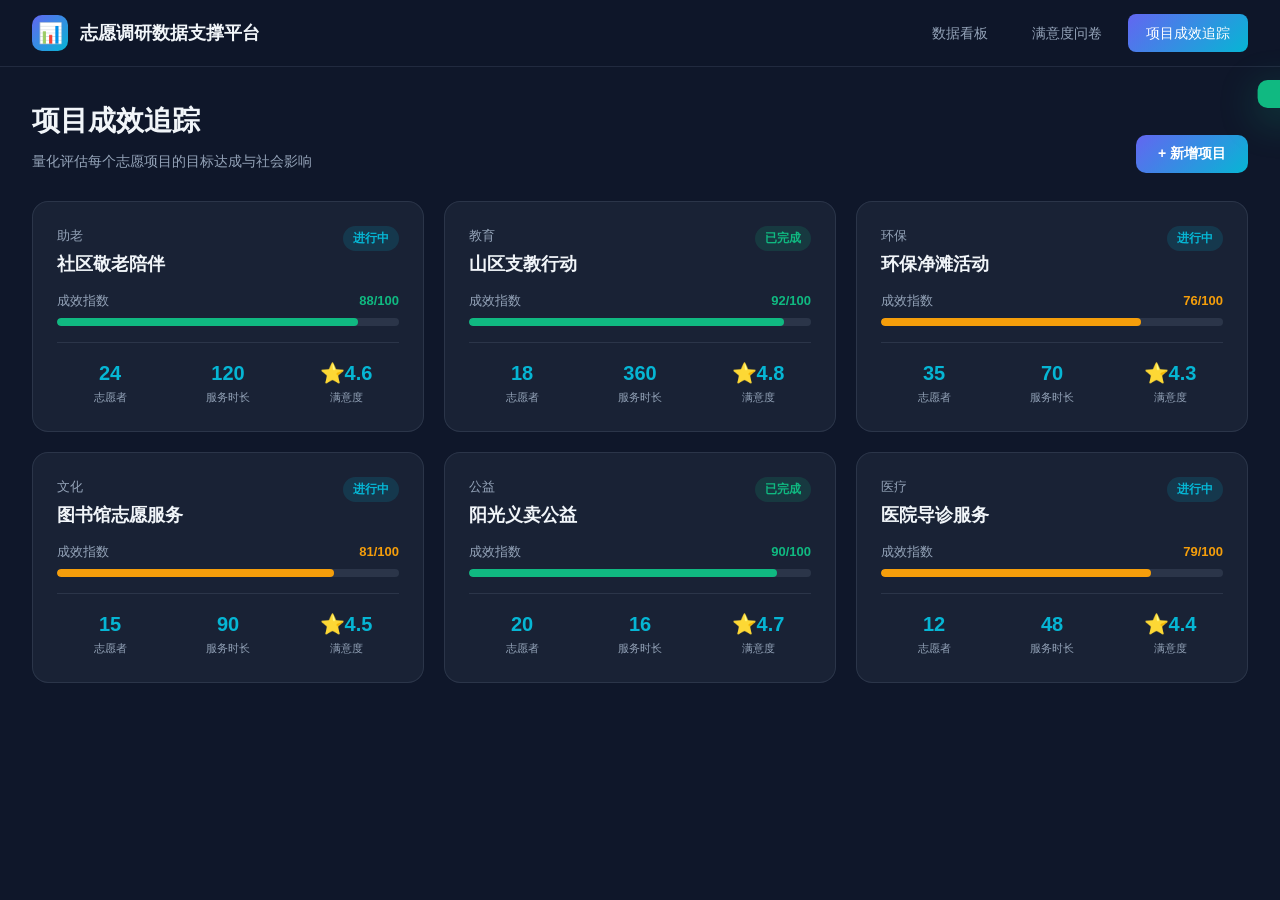
<file: platform/projects.html>
<!DOCTYPE html>
<html lang="zh-CN">
<head>
<meta charset="UTF-8">
<meta name="viewport" content="width=device-width, initial-scale=1.0">
<title>项目成效追踪 · 志愿调研数据支撑平台</title>
<link rel="stylesheet" href="css/style.css">
</head>
<body>

<div class="topbar">
  <div class="brand">
    <div class="logo">📊</div>
    <span>志愿调研数据支撑平台</span>
  </div>
  <nav>
    <a href="index.html">数据看板</a>
    <a href="survey.html">满意度问卷</a>
    <a href="projects.html" class="active">项目成效追踪</a>
  </nav>
</div>

<div class="container">
  <div class="page-title" style="display:flex;justify-content:space-between;align-items:flex-end;flex-wrap:wrap;gap:16px">
    <div>
      <h1>项目成效追踪</h1>
      <p>量化评估每个志愿项目的目标达成与社会影响</p>
    </div>
    <button class="btn btn-primary" id="addBtn">+ 新增项目</button>
  </div>

  <!-- 新增项目表单 -->
  <div class="form-card" id="addForm" style="display:none;margin-bottom:28px;max-width:100%">
    <h3 style="margin-bottom:20px">新增志愿项目</h3>
    <form id="projectForm" style="display:grid;grid-template-columns:repeat(auto-fit,minmax(200px,1fr));gap:16px">
      <div class="form-group">
        <label>项目名称 <span class="req">*</span></label>
        <input type="text" name="name" required placeholder="如：社区敬老陪伴">
      </div>
      <div class="form-group">
        <label>项目类型 <span class="req">*</span></label>
        <select name="type" required>
          <option value="助老">助老</option>
          <option value="教育">教育</option>
          <option value="环保">环保</option>
          <option value="文化">文化</option>
          <option value="医疗">医疗</option>
          <option value="公益">公益</option>
        </select>
      </div>
      <div class="form-group">
        <label>志愿者人数 <span class="req">*</span></label>
        <input type="text" name="volunteers" required placeholder="如：24">
      </div>
      <div class="form-group">
        <label>服务时长(h) <span class="req">*</span></label>
        <input type="text" name="hours" required placeholder="如：120">
      </div>
      <div class="form-group">
        <label>满意度(1-5) <span class="req">*</span></label>
        <input type="text" name="satisfaction" required placeholder="如：4.5">
      </div>
      <div class="form-group">
        <label>成效指数(0-100) <span class="req">*</span></label>
        <input type="text" name="effectiveness" required placeholder="如：88">
      </div>
      <div class="form-group">
        <label>状态 <span class="req">*</span></label>
        <select name="status" required>
          <option value="进行中">进行中</option>
          <option value="已完成">已完成</option>
          <option value="筹备中">筹备中</option>
        </select>
      </div>
      <div class="form-group" style="display:flex;align-items:flex-end;gap:10px">
        <button type="submit" class="btn btn-primary">保存</button>
        <button type="button" class="btn btn-ghost" id="cancelBtn">取消</button>
      </div>
    </form>
  </div>

  <!-- 项目卡片列表 -->
  <div id="projectCards" style="display:grid;grid-template-columns:repeat(auto-fill,minmax(340px,1fr));gap:20px"></div>
</div>

<div class="toast" id="toast"></div>

<script src="js/data.js"></script>
<script>
setActiveNav();

const addBtn = document.getElementById('addBtn');
const addForm = document.getElementById('addForm');
const cancelBtn = document.getElementById('cancelBtn');
const projectForm = document.getElementById('projectForm');

addBtn.addEventListener('click', () => {
  addForm.style.display = 'block';
  addForm.scrollIntoView({ behavior: 'smooth' });
});
cancelBtn.addEventListener('click', () => {
  addForm.style.display = 'none';
  projectForm.reset();
});

projectForm.addEventListener('submit', (e) => {
  e.preventDefault();
  const fd = new FormData(projectForm);
  const data = Object.fromEntries(fd.entries());
  const projects = DataStore.getProjects();
  projects.push({
    id: Date.now(),
    name: data.name,
    type: data.type,
    volunteers: parseInt(data.volunteers),
    hours: parseInt(data.hours),
    satisfaction: parseFloat(data.satisfaction),
    effectiveness: parseInt(data.effectiveness),
    status: data.status
  });
  DataStore.saveProjects(projects);
  showToast('项目添加成功！');
  projectForm.reset();
  addForm.style.display = 'none';
  renderProjects();
});

function effColor(eff) {
  if (eff >= 85) return 'var(--accent3)';
  if (eff >= 75) return 'var(--accent4)';
  return 'var(--danger)';
}

function renderProjects() {
  const projects = DataStore.getProjects();
  const container = document.getElementById('projectCards');
  container.innerHTML = projects.map(p => {
    const color = effColor(p.effectiveness);
    const statusTag = p.status === '进行中' ? 'tag-blue' : p.status === '已完成' ? 'tag-green' : 'tag-yellow';
    return `
    <div class="card" style="background:var(--card);border:1px solid var(--border);border-radius:16px;padding:24px;backdrop-filter:blur(10px);transition:transform 0.25s,border-color 0.25s;cursor:default">
      <div style="display:flex;justify-content:space-between;align-items:flex-start;margin-bottom:12px">
        <div>
          <div style="font-size:13px;color:var(--muted);margin-bottom:4px">${p.type}</div>
          <h3 style="font-size:18px">${p.name}</h3>
        </div>
        <span class="tag ${statusTag}">${p.status}</span>
      </div>
      <div style="margin-bottom:16px">
        <div style="display:flex;justify-content:space-between;font-size:13px;margin-bottom:6px">
          <span style="color:var(--muted)">成效指数</span>
          <span style="font-weight:700;color:${color}">${p.effectiveness}/100</span>
        </div>
        <div class="progress">
          <div class="progress-bar" style="width:${p.effectiveness}%;background:${color}"></div>
        </div>
      </div>
      <div style="display:grid;grid-template-columns:repeat(3,1fr);gap:12px;padding-top:14px;border-top:1px solid var(--border)">
        <div style="text-align:center">
          <div style="font-size:20px;font-weight:800;color:var(--accent2)">${p.volunteers}</div>
          <div style="font-size:11px;color:var(--muted)">志愿者</div>
        </div>
        <div style="text-align:center">
          <div style="font-size:20px;font-weight:800;color:var(--accent2)">${p.hours}</div>
          <div style="font-size:11px;color:var(--muted)">服务时长</div>
        </div>
        <div style="text-align:center">
          <div style="font-size:20px;font-weight:800;color:var(--accent2)">⭐${p.satisfaction}</div>
          <div style="font-size:11px;color:var(--muted)">满意度</div>
        </div>
      </div>
    </div>`;
  }).join('');
}

renderProjects();
</script>

</body>
</html>
</file>
<file: platform/css/style.css>
* { margin: 0; padding: 0; box-sizing: border-box; }

:root {
  --bg: #0f172a;
  --bg2: #1e293b;
  --card: rgba(30, 41, 59, 0.7);
  --border: rgba(148, 163, 184, 0.15);
  --accent: #6366f1;
  --accent2: #06b6d4;
  --accent3: #10b981;
  --accent4: #f59e0b;
  --text: #f1f5f9;
  --muted: #94a3b8;
  --danger: #ef4444;
}

html { scroll-behavior: smooth; }

body {
  font-family: -apple-system, BlinkMacSystemFont, "PingFang SC", "Microsoft YaHei", sans-serif;
  background: var(--bg);
  color: var(--text);
  line-height: 1.6;
  min-height: 100vh;
}

/* 顶部导航 */
.topbar {
  position: sticky;
  top: 0;
  z-index: 100;
  display: flex;
  align-items: center;
  justify-content: space-between;
  padding: 14px 32px;
  background: rgba(15, 23, 42, 0.85);
  backdrop-filter: blur(20px);
  border-bottom: 1px solid var(--border);
}
.topbar .brand {
  display: flex;
  align-items: center;
  gap: 12px;
  font-weight: 700;
  font-size: 18px;
}
.topbar .brand .logo {
  width: 36px; height: 36px;
  border-radius: 10px;
  background: linear-gradient(135deg, var(--accent), var(--accent2));
  display: flex;
  align-items: center;
  justify-content: center;
  font-size: 20px;
}
.topbar nav {
  display: flex;
  gap: 8px;
}
.topbar nav a {
  color: var(--muted);
  text-decoration: none;
  padding: 8px 18px;
  border-radius: 8px;
  font-size: 14px;
  font-weight: 500;
  transition: all 0.25s;
}
.topbar nav a:hover { color: var(--text); background: rgba(99, 102, 241, 0.1); }
.topbar nav a.active {
  color: #fff;
  background: linear-gradient(135deg, var(--accent), var(--accent2));
}

/* 主容器 */
.container {
  max-width: 1280px;
  margin: 0 auto;
  padding: 32px;
}

.page-title {
  margin-bottom: 28px;
}
.page-title h1 {
  font-size: 28px;
  font-weight: 800;
  margin-bottom: 6px;
}
.page-title p {
  color: var(--muted);
  font-size: 14px;
}

/* 统计卡片 */
.stats-grid {
  display: grid;
  grid-template-columns: repeat(auto-fit, minmax(220px, 1fr));
  gap: 20px;
  margin-bottom: 28px;
}
.stat-card {
  background: var(--card);
  border: 1px solid var(--border);
  border-radius: 16px;
  padding: 24px;
  backdrop-filter: blur(10px);
  transition: transform 0.25s, border-color 0.25s;
}
.stat-card:hover {
  transform: translateY(-3px);
  border-color: var(--accent);
}
.stat-card .label {
  color: var(--muted);
  font-size: 13px;
  margin-bottom: 8px;
}
.stat-card .value {
  font-size: 32px;
  font-weight: 800;
  background: linear-gradient(135deg, var(--accent), var(--accent2));
  -webkit-background-clip: text;
  -webkit-text-fill-color: transparent;
  background-clip: text;
}
.stat-card .sub {
  color: var(--muted);
  font-size: 12px;
  margin-top: 6px;
}
.stat-card .sub.up { color: var(--accent3); }
.stat-card .sub.down { color: var(--danger); }

/* 图表卡片 */
.chart-grid {
  display: grid;
  grid-template-columns: repeat(auto-fit, minmax(380px, 1fr));
  gap: 20px;
  margin-bottom: 28px;
}
.chart-card {
  background: var(--card);
  border: 1px solid var(--border);
  border-radius: 16px;
  padding: 24px;
  backdrop-filter: blur(10px);
}
.chart-card h3 {
  font-size: 16px;
  margin-bottom: 16px;
  display: flex;
  align-items: center;
  gap: 8px;
}
.chart-card h3 .dot {
  width: 8px; height: 8px;
  border-radius: 50%;
  background: var(--accent2);
}
.chart-box {
  position: relative;
  height: 260px;
}

/* 通用按钮 */
.btn {
  display: inline-flex;
  align-items: center;
  gap: 6px;
  padding: 10px 22px;
  border-radius: 10px;
  font-size: 14px;
  font-weight: 600;
  text-decoration: none;
  cursor: pointer;
  border: none;
  transition: all 0.25s;
}
.btn-primary {
  background: linear-gradient(135deg, var(--accent), var(--accent2));
  color: #fff;
}
.btn-primary:hover { transform: translateY(-2px); box-shadow: 0 8px 24px rgba(99,102,241,0.4); }
.btn-ghost {
  background: var(--card);
  border: 1px solid var(--border);
  color: var(--text);
}
.btn-ghost:hover { border-color: var(--accent); }

/* 表格 */
.table-wrap {
  background: var(--card);
  border: 1px solid var(--border);
  border-radius: 16px;
  overflow: hidden;
  backdrop-filter: blur(10px);
}
table {
  width: 100%;
  border-collapse: collapse;
}
thead {
  background: rgba(99, 102, 241, 0.1);
}
th {
  padding: 14px 20px;
  text-align: left;
  font-size: 13px;
  color: var(--muted);
  font-weight: 600;
  border-bottom: 1px solid var(--border);
}
td {
  padding: 14px 20px;
  font-size: 14px;
  border-bottom: 1px solid var(--border);
}
tr:last-child td { border-bottom: none; }
tr:hover { background: rgba(99, 102, 241, 0.05); }

/* 标签 */
.tag {
  display: inline-block;
  padding: 3px 10px;
  border-radius: 20px;
  font-size: 12px;
  font-weight: 600;
}
.tag-green { background: rgba(16, 185, 129, 0.15); color: var(--accent3); }
.tag-yellow { background: rgba(245, 158, 11, 0.15); color: var(--accent4); }
.tag-red { background: rgba(239, 68, 68, 0.15); color: var(--danger); }
.tag-blue { background: rgba(6, 182, 212, 0.15); color: var(--accent2); }

/* 表单 */
.form-card {
  background: var(--card);
  border: 1px solid var(--border);
  border-radius: 16px;
  padding: 32px;
  backdrop-filter: blur(10px);
  max-width: 720px;
  margin: 0 auto;
}
.form-group {
  margin-bottom: 24px;
}
.form-group label {
  display: block;
  font-size: 14px;
  font-weight: 600;
  margin-bottom: 10px;
}
.form-group label .req { color: var(--danger); }
.form-group input[type="text"],
.form-group select,
.form-group textarea {
  width: 100%;
  padding: 12px 14px;
  background: rgba(15, 23, 42, 0.6);
  border: 1px solid var(--border);
  border-radius: 10px;
  color: var(--text);
  font-size: 14px;
  font-family: inherit;
  transition: border-color 0.2s;
}
.form-group input:focus,
.form-group select:focus,
.form-group textarea:focus {
  outline: none;
  border-color: var(--accent);
}
.form-group textarea { resize: vertical; min-height: 80px; }
.radio-group {
  display: flex;
  gap: 12px;
  flex-wrap: wrap;
}
.radio-group label {
  display: flex;
  align-items: center;
  gap: 8px;
  padding: 10px 16px;
  background: rgba(15, 23, 42, 0.6);
  border: 1px solid var(--border);
  border-radius: 10px;
  cursor: pointer;
  font-weight: 400;
  font-size: 14px;
  transition: all 0.2s;
}
.radio-group label:hover { border-color: var(--accent); }
.radio-group input[type="radio"] {
  accent-color: var(--accent);
}
.radio-group input[type="radio"]:checked + span { color: var(--accent2); }

/* 进度条 */
.progress {
  width: 100%;
  height: 8px;
  background: rgba(148, 163, 184, 0.15);
  border-radius: 10px;
  overflow: hidden;
}
.progress-bar {
  height: 100%;
  border-radius: 10px;
  background: linear-gradient(90deg, var(--accent), var(--accent2));
  transition: width 0.5s;
}

/* Toast */
.toast {
  position: fixed;
  top: 80px;
  right: 32px;
  padding: 14px 24px;
  background: var(--accent3);
  color: #fff;
  border-radius: 10px;
  font-size: 14px;
  font-weight: 600;
  box-shadow: 0 10px 40px rgba(16,185,129,0.3);
  transform: translateX(120%);
  transition: transform 0.3s;
  z-index: 1000;
}
.toast.show { transform: translateX(0); }

/* 空状态 */
.empty {
  text-align: center;
  padding: 60px 20px;
  color: var(--muted);
}
.empty .icon { font-size: 48px; margin-bottom: 16px; }

/* 响应式 */
@media (max-width: 768px) {
  .topbar { padding: 12px 16px; }
  .topbar nav a { padding: 6px 12px; font-size: 13px; }
  .container { padding: 20px 16px; }
  .chart-grid { grid-template-columns: 1fr; }
}
</file>
